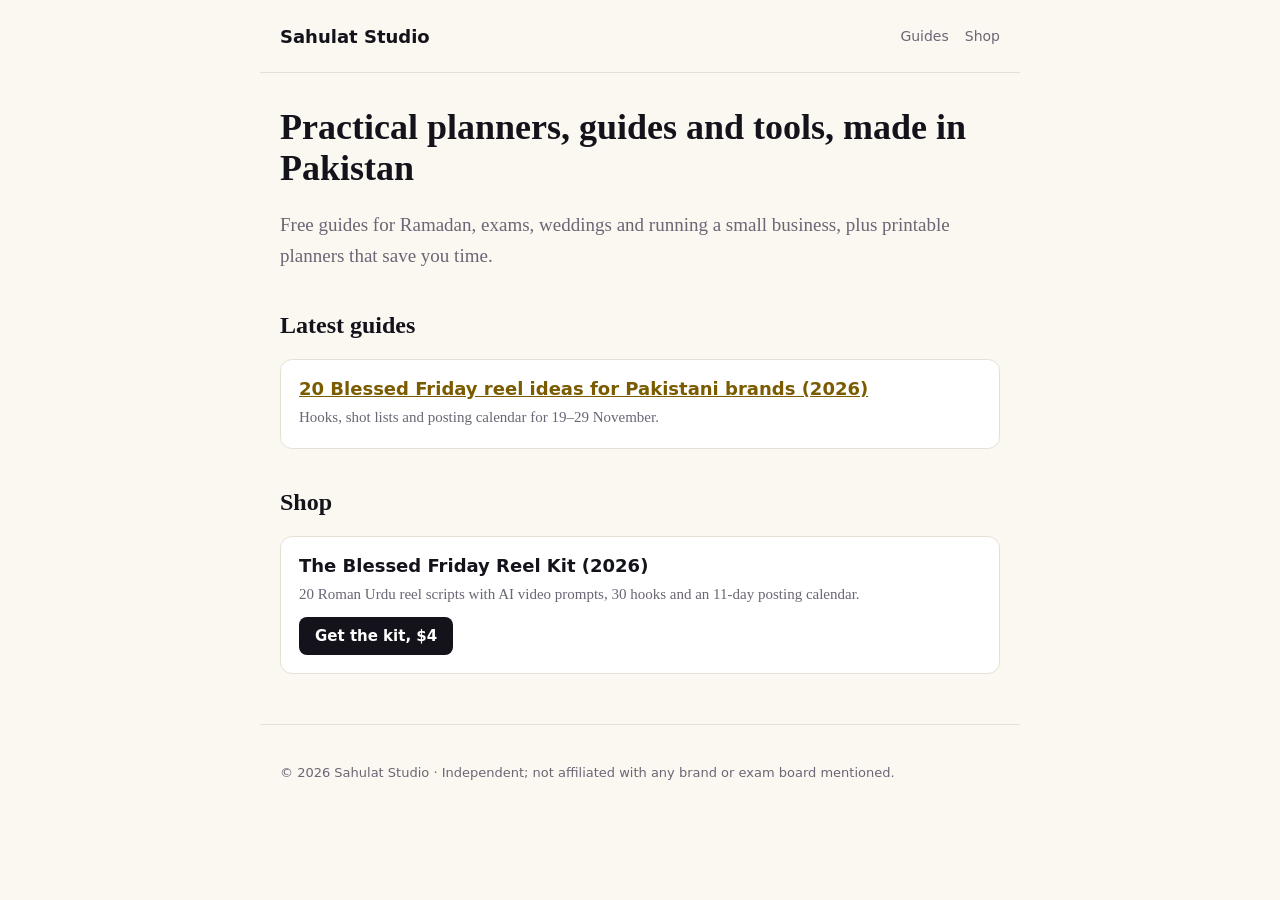
<file: index.html>
<!DOCTYPE html><html lang="en"><head><meta charset="utf-8"><meta name="viewport" content="width=device-width,initial-scale=1">
<title>Sahulat Studio: planners, guides and tools for Pakistani families, students and small businesses</title>
<meta name="description" content="Free guides and practical printable planners for Ramadan, exams, weddings and small business, made in Pakistan.">
<meta name="p:domain_verify" content="c7aa4b0723b765f572f7f7cd0f4acafe"/>
<link rel="stylesheet" href="/assets/style.css"></head><body>
<header><a href="/">Sahulat Studio</a><nav><a href="/guides/">Guides</a><a href="/products/">Shop</a></nav></header>
<main>
<h1>Practical planners, guides and tools, made in Pakistan</h1>
<p class="lead">Free guides for Ramadan, exams, weddings and running a small business, plus printable planners that save you time.</p>
<h2>Latest guides</h2>
<div class="card"><h3><a href="/guides/blessed-friday-reel-ideas-pakistan-2026.html">20 Blessed Friday reel ideas for Pakistani brands (2026)</a></h3><p>Hooks, shot lists and posting calendar for 19–29 November.</p></div>
<h2>Shop</h2>
<div class="card"><h3>The Blessed Friday Reel Kit (2026)</h3><p>20 Roman Urdu reel scripts with AI video prompts, 30 hooks and an 11-day posting calendar.</p><a class="btn" href="https://ratracerebel.gumroad.com/l/yzdvjh">Get the kit, $4</a></div>
</main>
<footer>© 2026 Sahulat Studio · Independent; not affiliated with any brand or exam board mentioned.</footer>
</body></html>
</file>
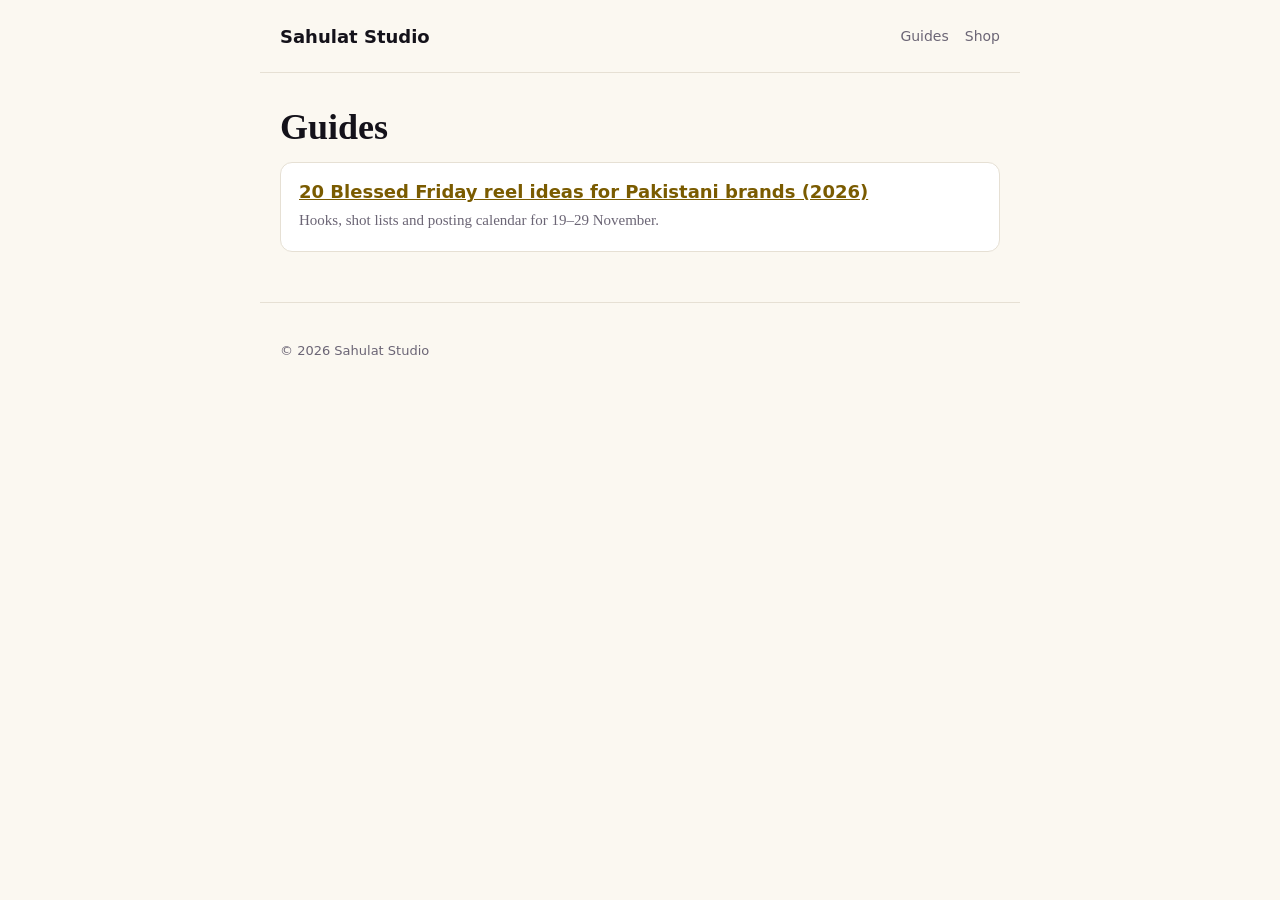
<file: guides/index.html>
<!DOCTYPE html><html lang="en"><head><meta charset="utf-8"><meta name="viewport" content="width=device-width,initial-scale=1"><title>Guides · Sahulat Studio</title><meta name="description" content="Free practical guides from Sahulat Studio."><link rel="stylesheet" href="/assets/style.css"></head><body>
<header><a href="/">Sahulat Studio</a><nav><a href="/guides/">Guides</a><a href="/products/">Shop</a></nav></header>
<main><h1>Guides</h1>
<!-- GUIDES:START -->
<div class="card"><h3><a href="/guides/blessed-friday-reel-ideas-pakistan-2026.html">20 Blessed Friday reel ideas for Pakistani brands (2026)</a></h3><p>Hooks, shot lists and posting calendar for 19–29 November.</p></div>
<!-- GUIDES:END -->
</main><footer>© 2026 Sahulat Studio</footer></body></html>
</file>
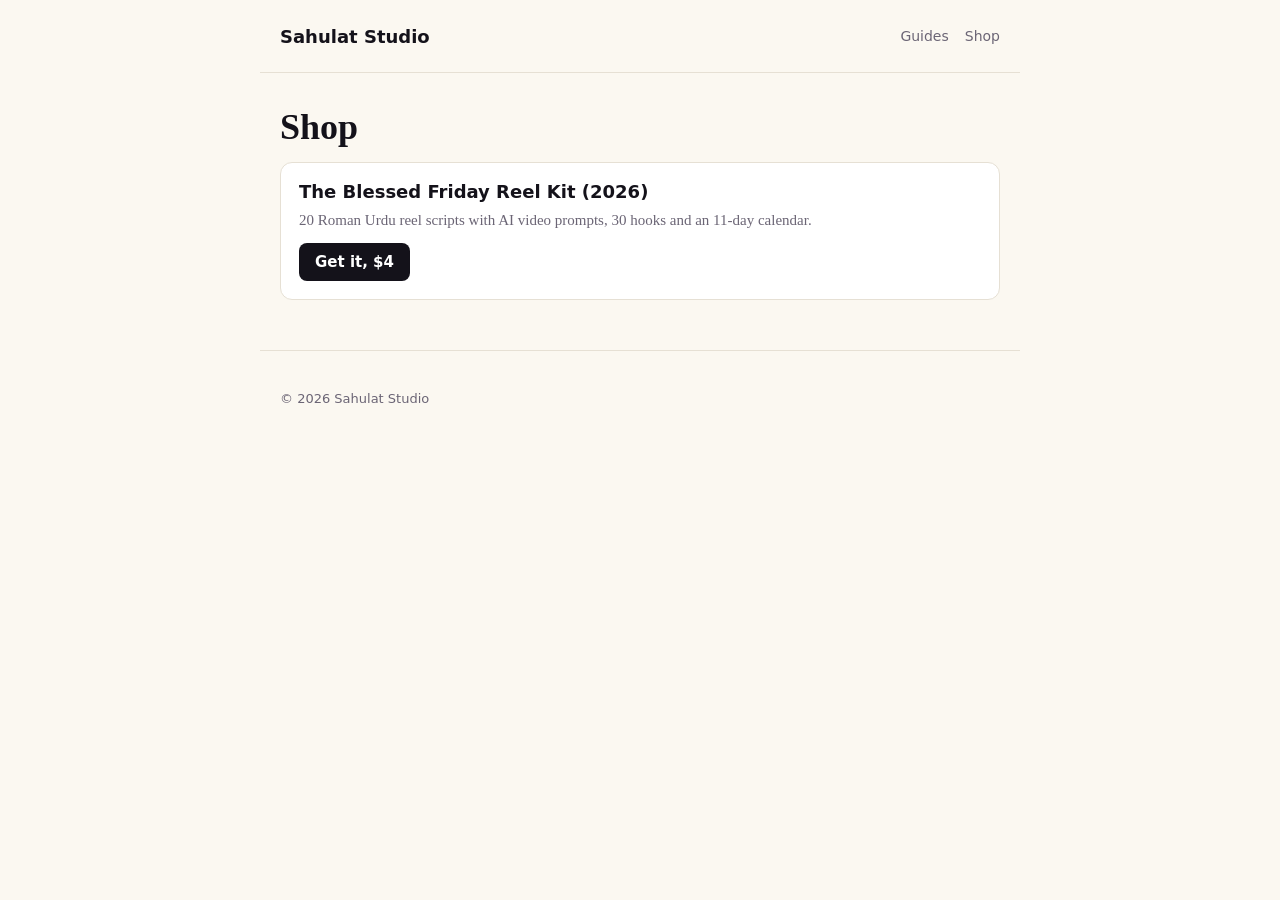
<file: products/index.html>
<!DOCTYPE html><html lang="en"><head><meta charset="utf-8"><meta name="viewport" content="width=device-width,initial-scale=1"><title>Shop · Sahulat Studio</title><meta name="description" content="Printable planners, kits and templates from Sahulat Studio."><link rel="stylesheet" href="/assets/style.css"></head><body>
<header><a href="/">Sahulat Studio</a><nav><a href="/guides/">Guides</a><a href="/products/">Shop</a></nav></header>
<main><h1>Shop</h1>
<!-- PRODUCTS:START -->
<div class="card"><h3>The Blessed Friday Reel Kit (2026)</h3><p>20 Roman Urdu reel scripts with AI video prompts, 30 hooks and an 11-day calendar.</p><a class="btn" href="https://ratracerebel.gumroad.com/l/yzdvjh">Get it, $4</a></div>
<!-- PRODUCTS:END -->
</main><footer>© 2026 Sahulat Studio</footer></body></html>
</file>
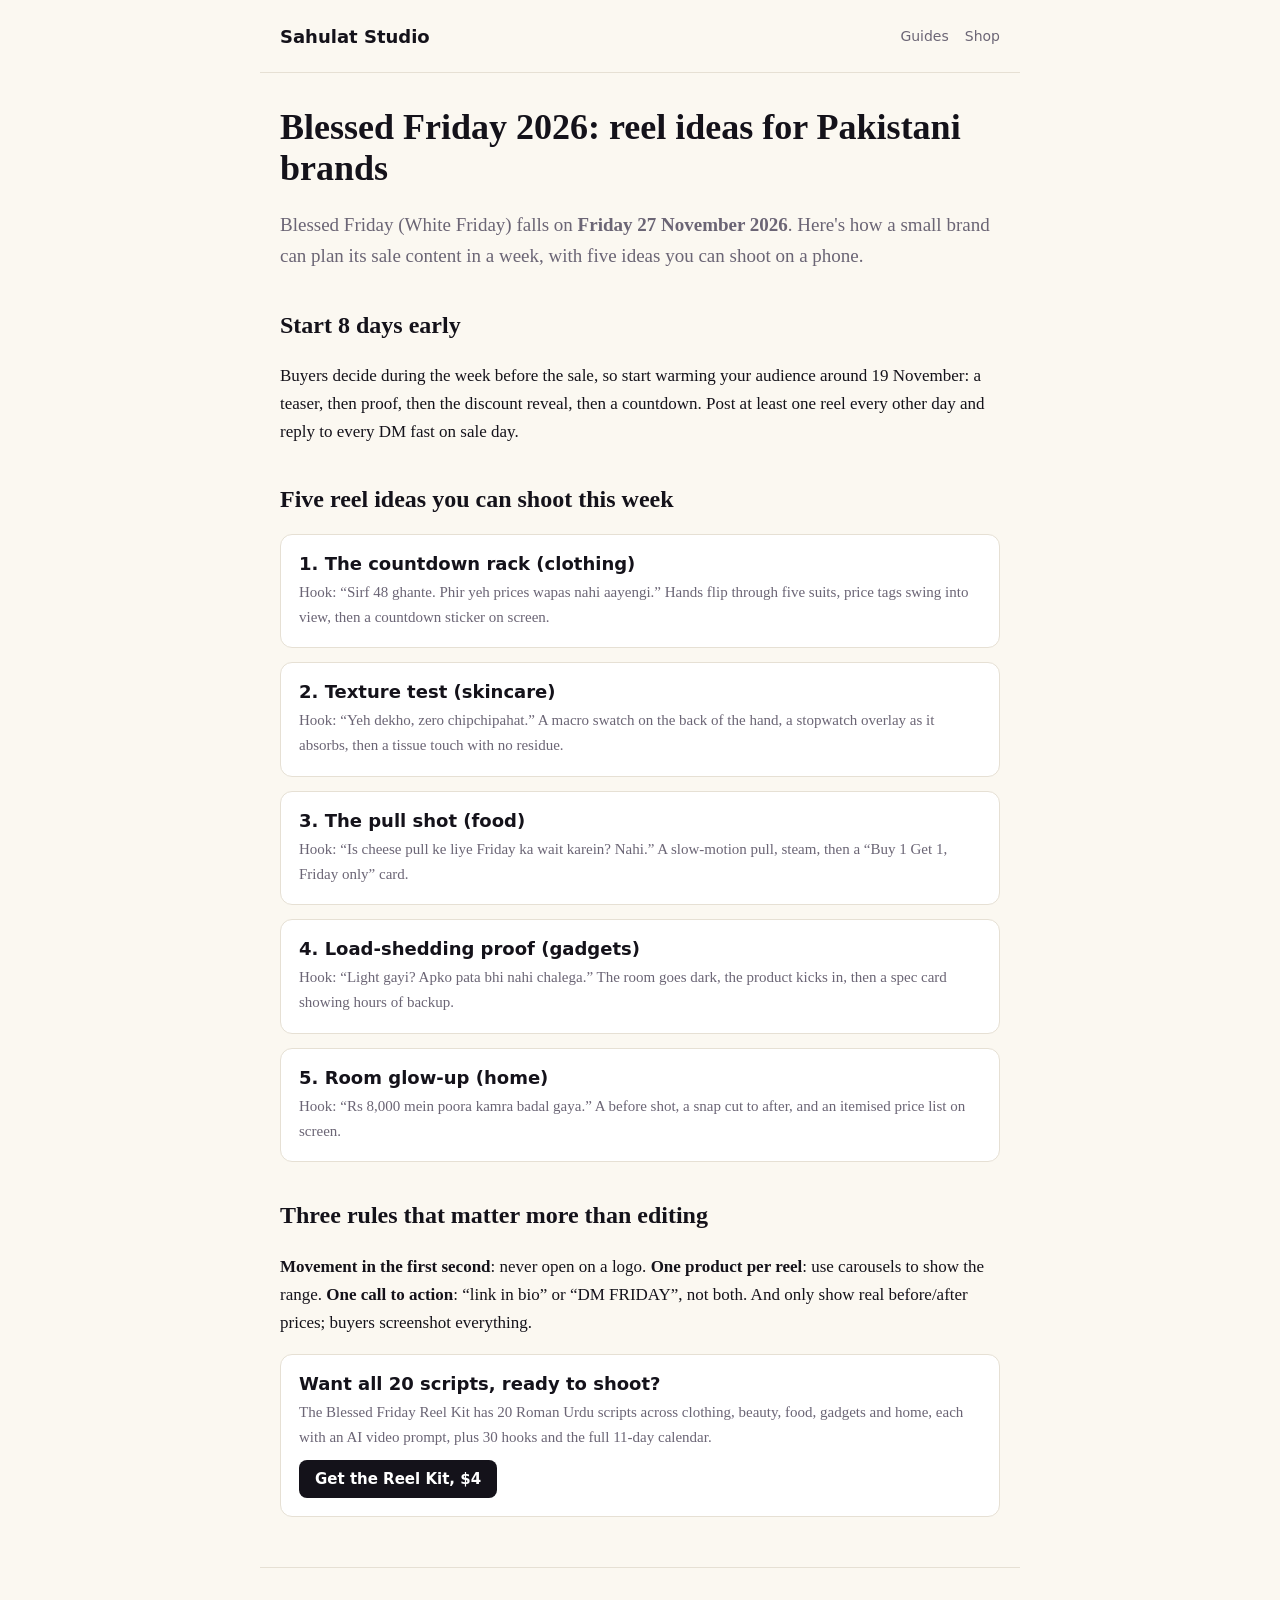
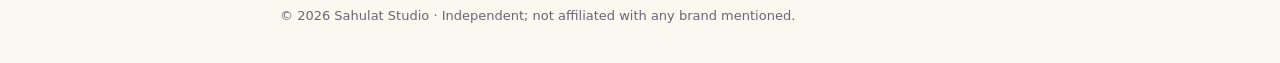
<file: guides/blessed-friday-reel-ideas-pakistan-2026.html>
<!DOCTYPE html><html lang="en"><head><meta charset="utf-8"><meta name="viewport" content="width=device-width,initial-scale=1">
<title>Blessed Friday 2026: reel ideas for Pakistani brands (with hooks and a posting plan)</title>
<meta name="description" content="Blessed Friday falls on 27 November 2026. Five ready-to-shoot reel ideas, hooks in Roman Urdu and an 11-day posting plan for small Pakistani brands.">
<link rel="stylesheet" href="/assets/style.css"></head><body>
<header><a href="/">Sahulat Studio</a><nav><a href="/guides/">Guides</a><a href="/products/">Shop</a></nav></header>
<main>
<h1>Blessed Friday 2026: reel ideas for Pakistani brands</h1>
<p class="lead">Blessed Friday (White Friday) falls on <b>Friday 27 November 2026</b>. Here's how a small brand can plan its sale content in a week, with five ideas you can shoot on a phone.</p>
<h2>Start 8 days early</h2>
<p>Buyers decide during the week before the sale, so start warming your audience around 19 November: a teaser, then proof, then the discount reveal, then a countdown. Post at least one reel every other day and reply to every DM fast on sale day.</p>
<h2>Five reel ideas you can shoot this week</h2>
<div class="card"><h3>1. The countdown rack (clothing)</h3><p>Hook: “Sirf 48 ghante. Phir yeh prices wapas nahi aayengi.” Hands flip through five suits, price tags swing into view, then a countdown sticker on screen.</p></div>
<div class="card"><h3>2. Texture test (skincare)</h3><p>Hook: “Yeh dekho, zero chipchipahat.” A macro swatch on the back of the hand, a stopwatch overlay as it absorbs, then a tissue touch with no residue.</p></div>
<div class="card"><h3>3. The pull shot (food)</h3><p>Hook: “Is cheese pull ke liye Friday ka wait karein? Nahi.” A slow-motion pull, steam, then a “Buy 1 Get 1, Friday only” card.</p></div>
<div class="card"><h3>4. Load-shedding proof (gadgets)</h3><p>Hook: “Light gayi? Apko pata bhi nahi chalega.” The room goes dark, the product kicks in, then a spec card showing hours of backup.</p></div>
<div class="card"><h3>5. Room glow-up (home)</h3><p>Hook: “Rs 8,000 mein poora kamra badal gaya.” A before shot, a snap cut to after, and an itemised price list on screen.</p></div>
<h2>Three rules that matter more than editing</h2>
<p><b>Movement in the first second</b>: never open on a logo. <b>One product per reel</b>: use carousels to show the range. <b>One call to action</b>: “link in bio” or “DM FRIDAY”, not both. And only show real before/after prices; buyers screenshot everything.</p>
<div class="card"><h3>Want all 20 scripts, ready to shoot?</h3><p>The Blessed Friday Reel Kit has 20 Roman Urdu scripts across clothing, beauty, food, gadgets and home, each with an AI video prompt, plus 30 hooks and the full 11-day calendar.</p><a class="btn" href="https://ratracerebel.gumroad.com/l/yzdvjh">Get the Reel Kit, $4</a></div>
</main>
<footer>© 2026 Sahulat Studio · Independent; not affiliated with any brand mentioned.</footer>
</body></html>
</file>
<file: assets/style.css>
:root{--ink:#14121A;--paper:#FBF8F1;--line:#E6E0D4;--muted:#6B6575;--gold:#B8901B;--card:#fff}
*{box-sizing:border-box}body{margin:0;font:17px/1.65 Georgia,'Times New Roman',serif;background:var(--paper);color:var(--ink)}
a{color:#7A5B00}header,main,footer{max-width:760px;margin:0 auto;padding:0 20px}
header{padding:22px 20px;display:flex;justify-content:space-between;align-items:center;border-bottom:1px solid var(--line)}
header a{text-decoration:none;color:var(--ink);font:700 18px system-ui,sans-serif}nav a{font:500 14px system-ui,sans-serif;margin-left:16px;color:var(--muted)}
h1{font-size:36px;line-height:1.15;margin:34px 0 10px}h2{font-size:24px;margin:34px 0 8px}
.lead{color:var(--muted);font-size:19px}.card{background:var(--card);border:1px solid var(--line);border-radius:12px;padding:18px;margin:14px 0}
.card h3{margin:0 0 6px;font:700 18px system-ui,sans-serif}.card p{margin:0;color:var(--muted);font-size:15px}
.btn{display:inline-block;background:var(--ink);color:#fff!important;padding:10px 16px;border-radius:8px;text-decoration:none;font:600 15px system-ui,sans-serif;margin-top:10px}
footer{color:var(--muted);font:13px system-ui,sans-serif;padding:40px 20px;border-top:1px solid var(--line);margin-top:50px}
</file>
